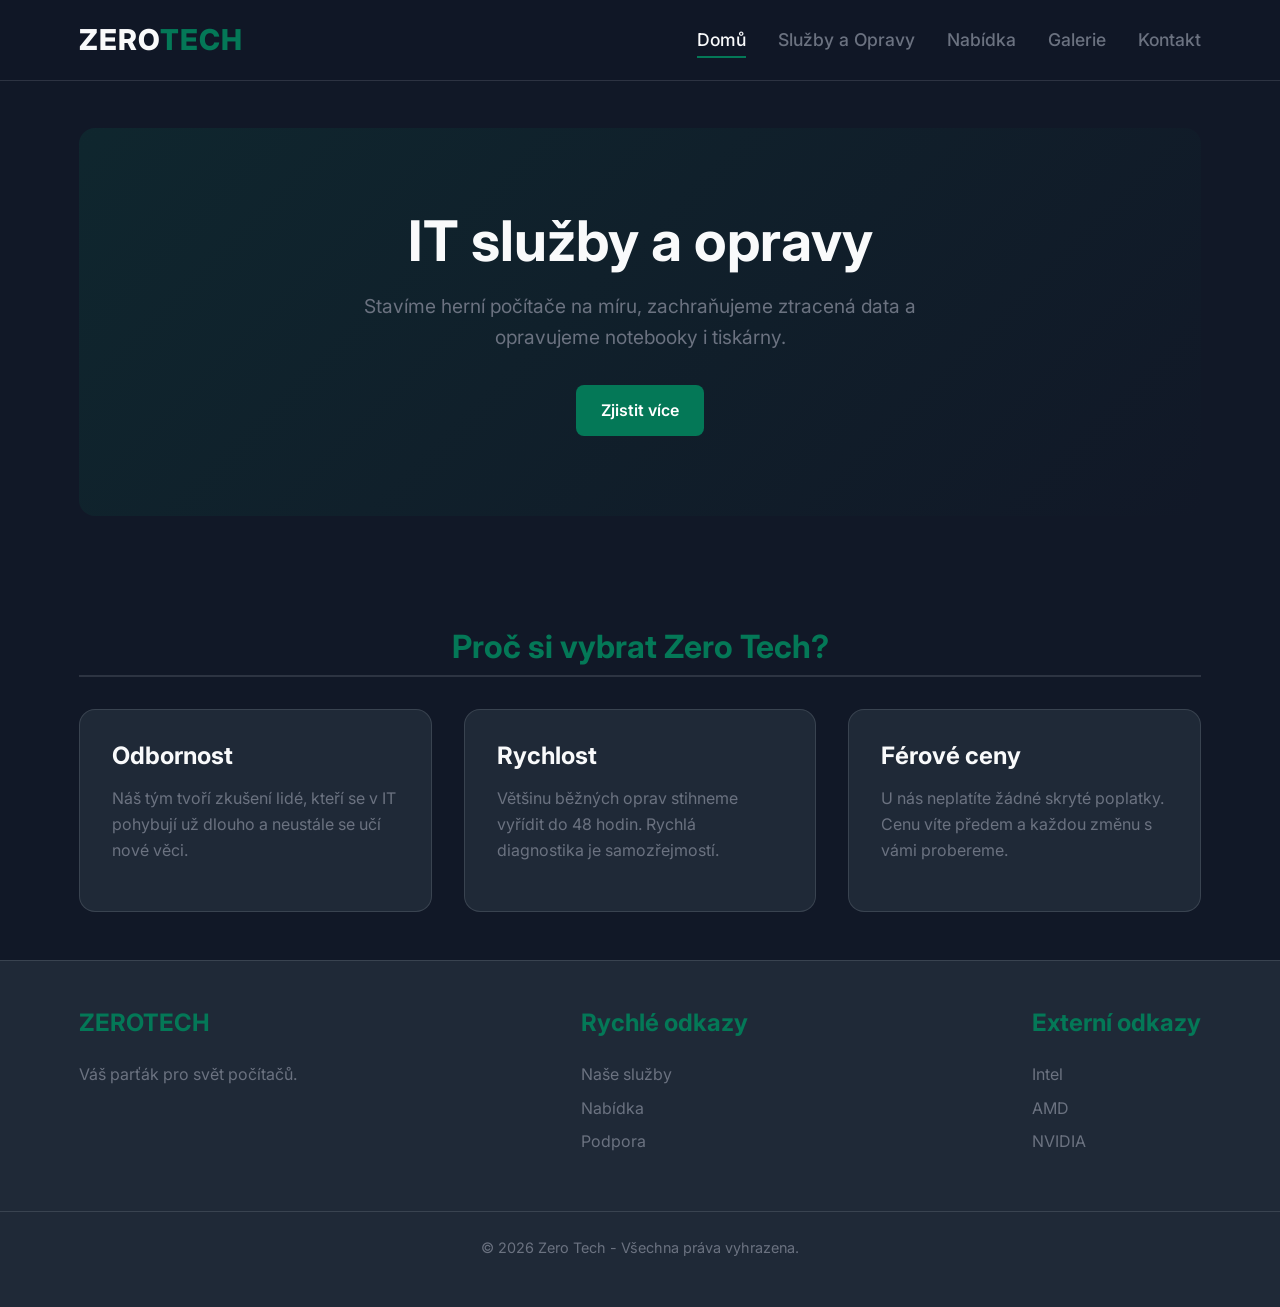
<file: index.html>
<!DOCTYPE html>
<html lang="cs">
<head>
    <meta charset="UTF-8">
    <meta name="viewport" content="width=device-width, initial-scale=1.0">
    <title>Zero Tech - Opravy a Prodej PC</title>
    <link rel="stylesheet" href="style.css">
    <link rel="preconnect" href="https://fonts.googleapis.com">
    <link rel="preconnect" href="https://fonts.gstatic.com" crossorigin>
    <link href="https://fonts.googleapis.com/css2?family=Inter:wght@400;500;600;700;800&display=swap" rel="stylesheet">
</head>
<body>

    <header>
        <div class="kontejner hlavicka-obsah">
            <div class="logo">ZERO<span>TECH</span></div>
            <nav>
                <ul>
                    <li><a href="index.html" class="aktivni">Domů</a></li>
                    <li><a href="services.html">Služby a Opravy</a></li>
                    <li><a href="products.html">Nabídka</a></li>
                    <li><a href="gallery.html">Galerie</a></li>
                    <li><a href="contact.html">Kontakt</a></li>
                </ul>
            </nav>
        </div>
    </header>

    <main>
        <section class="kontejner">
            <div class="uvod">
                <h1>IT služby a opravy</h1>
                <p>Stavíme herní počítače na míru, zachraňujeme ztracená data a opravujeme notebooky i tiskárny.</p>
                <a href="#o-nas" class="tlacitko">Zjistit více</a>
            </div>

            <div id="o-nas" style="padding-top: 4rem;">
                <h2 style="text-align:center; margin-bottom: 2rem;">Proč si vybrat Zero Tech?</h2>
                <div class="tri-sloupce">
                    <div class="karta">
                        <h3>Odbornost</h3>
                        <p>Náš tým tvoří zkušení lidé, kteří se v IT pohybují už dlouho a neustále se učí nové věci.</p>
                    </div>
                    <div class="karta">
                        <h3>Rychlost</h3>
                        <p>Většinu běžných oprav stihneme vyřídit do 48 hodin. Rychlá diagnostika je samozřejmostí.</p>
                    </div>
                    <div class="karta">
                        <h3>Férové ceny</h3>
                        <p>U nás neplatíte žádné skryté poplatky. Cenu víte předem a každou změnu s vámi probereme.</p>
                    </div>
                </div>
            </div>
        </section>
    </main>

    <footer>
        <div class="kontejner obsah-paticky">
            <div class="sloupec-paticky">
                <h3>ZERO<span>TECH</span></h3>
                <p>Váš parťák pro svět počítačů.</p>
            </div>
            <div class="sloupec-paticky">
                <h3>Rychlé odkazy</h3>
                <ul>
                    <li><a href="services.html">Naše služby</a></li>
                    <li><a href="products.html">Nabídka</a></li>
                    <li><a href="contact.html">Podpora</a></li>
                </ul>
            </div>
            <div class="sloupec-paticky">
                <h3>Externí odkazy</h3>
                <ul>
                    <li><a href="https://www.intel.com" target="_blank" rel="noopener noreferrer">Intel</a></li>
                    <li><a href="https://www.amd.com" target="_blank" rel="noopener noreferrer">AMD</a></li>
                    <li><a href="https://www.nvidia.com" target="_blank" rel="noopener noreferrer">NVIDIA</a></li>
                </ul>
            </div>
        </div>
        <div class="copyright">
            &copy; 2026 Zero Tech - Všechna práva vyhrazena.
        </div>
    </footer>

</body>
</html>
</file>
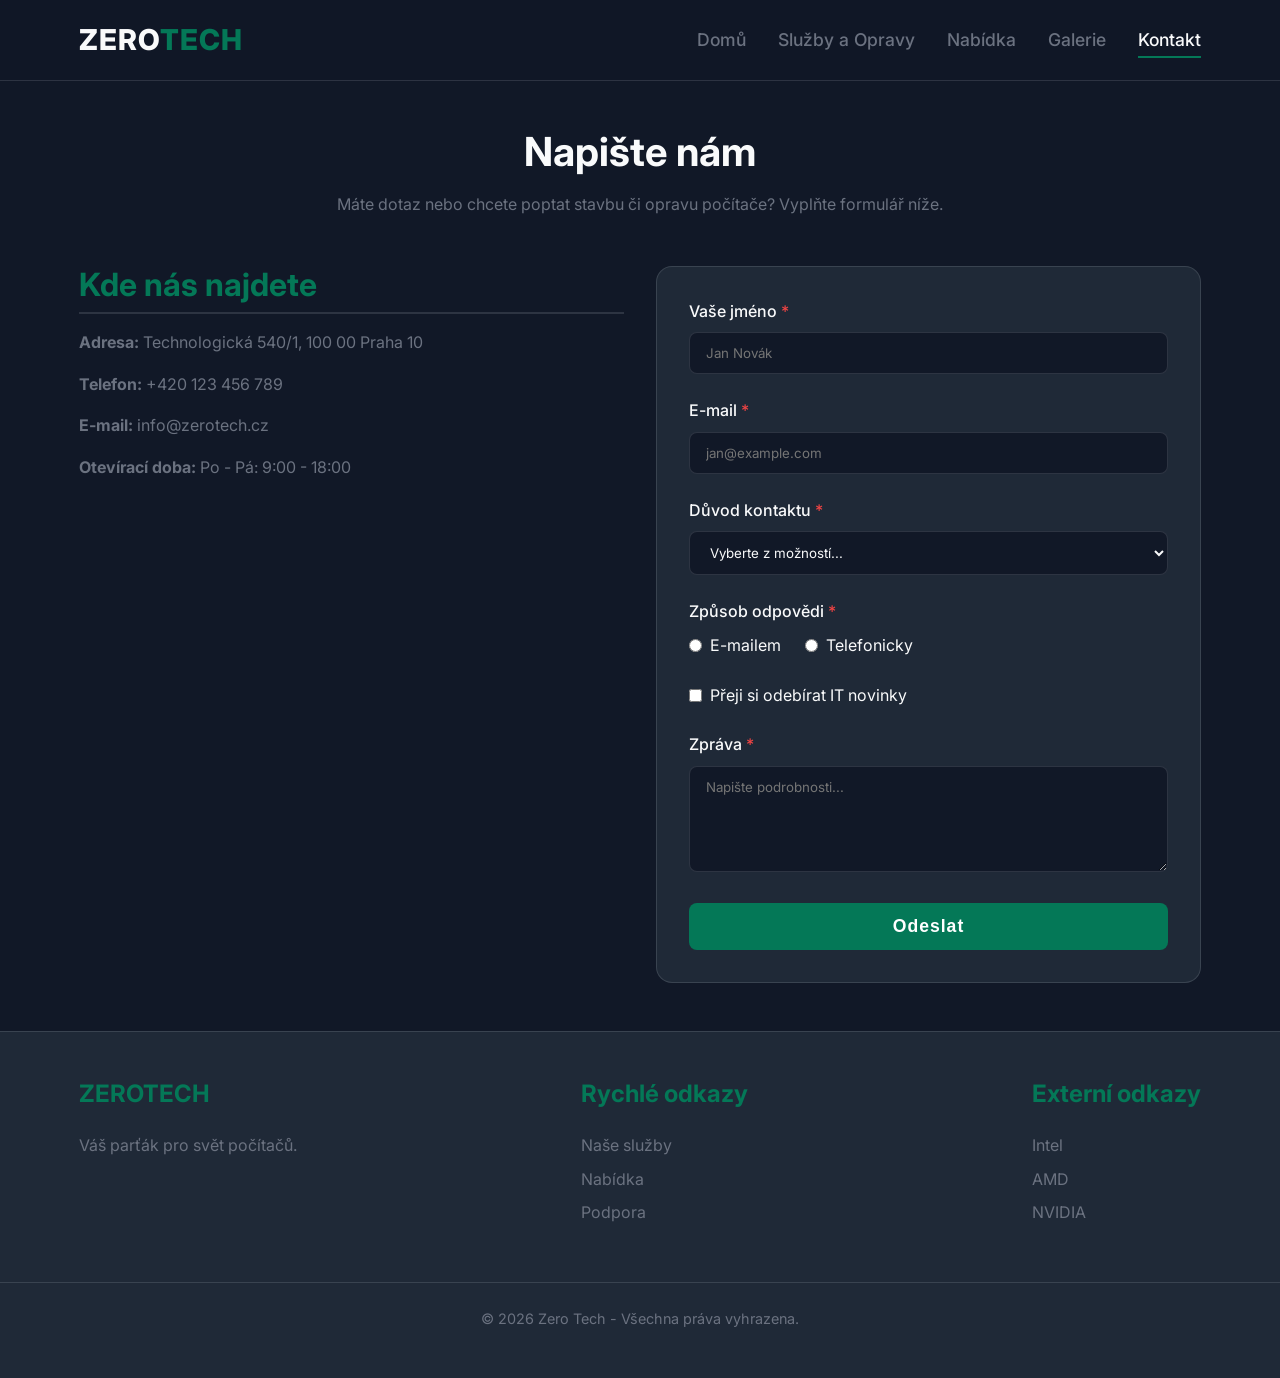
<file: contact.html>
<!DOCTYPE html>
<html lang="cs">
<head>
    <meta charset="UTF-8">
    <meta name="viewport" content="width=device-width, initial-scale=1.0">
    <title>Kontakt - Zero Tech</title>
    <link rel="stylesheet" href="style.css">
    <link href="https://fonts.googleapis.com/css2?family=Inter:wght@400;500;600;700&display=swap" rel="stylesheet">
</head>
<body>

    <header>
        <div class="kontejner hlavicka-obsah">
            <div class="logo">ZERO<span>TECH</span></div>
            <nav>
                <ul>
                    <li><a href="index.html">Domů</a></li>
                    <li><a href="services.html">Služby a Opravy</a></li>
                    <li><a href="products.html">Nabídka</a></li>
                    <li><a href="gallery.html">Galerie</a></li>
                    <li><a href="contact.html" class="aktivni">Kontakt</a></li>
                </ul>
            </nav>
        </div>
    </header>

    <main>
        <section class="kontejner">
            <div style="text-align: center; margin-bottom: 3rem;">
                <h1>Napište nám</h1>
                <p>Máte dotaz nebo chcete poptat stavbu či opravu počítače? Vyplňte formulář níže.</p>
            </div>

            <div class="dva-sloupce">
                <div>
                    <h2>Kde nás najdete</h2>
                    <p><strong>Adresa:</strong> Technologická 540/1, 100 00 Praha 10</p>
                    <p><strong>Telefon:</strong> +420 123 456 789</p>
                    <p><strong>E-mail:</strong> info@zerotech.cz</p>
                    <p><strong>Otevírací doba:</strong> Po - Pá: 9:00 - 18:00</p>

                </div>

                <div class="karta">
                    <form id="contactForm" action="#" method="POST">
                        <div class="polozka-formulare">
                            <label for="name" class="povinne">Vaše jméno</label>
                            <input type="text" id="name" name="jmeno" placeholder="Jan Novák" required minlength="3">
                        </div>

                        <div class="polozka-formulare">
                            <label for="email" class="povinne">E-mail</label>
                            <input type="email" id="email" name="email" placeholder="jan@example.com" required>
                        </div>

                        <div class="polozka-formulare">
                            <label for="reason" class="povinne">Důvod kontaktu</label>
                            <select id="reason" name="duvod" required>
                                <option value="" disabled selected>Vyberte z možností...</option>
                                <option value="repair">Poptávka opravy / Servis</option>
                                <option value="data">Záchrana dat</option>
                                <option value="build">Stavba PC na míru</option>
                                <option value="other">Jiný dotaz</option>
                            </select>
                        </div>

                        <div class="polozka-formulare">
                            <label class="povinne">Způsob odpovědi</label>
                            <div class="skupina-radio">
                                <label><input type="radio" name="odpoved" value="email" required> E-mailem</label>
                                <label><input type="radio" name="odpoved" value="telefon" required> Telefonicky</label>
                            </div>
                        </div>

                        <div class="polozka-formulare">
                            <div class="skupina-checkbox">
                                <label><input type="checkbox" name="newsletter" value="ano"> Přeji si odebírat IT novinky</label>
                            </div>
                        </div>

                        <div class="polozka-formulare">
                            <label for="message" class="povinne">Zpráva</label>
                            <textarea id="message" name="zprava" rows="5" placeholder="Napište podrobnosti..." required></textarea>
                        </div>

                        <button type="submit" class="tlacitko">Odeslat</button>
                    </form>
                </div>
            </div>
        </section>
    </main>

    <footer>
        <div class="kontejner obsah-paticky">
            <div class="sloupec-paticky">
                <h3>ZERO<span>TECH</span></h3>
                <p>Váš parťák pro svět počítačů.</p>
            </div>
            <div class="sloupec-paticky">
                <h3>Rychlé odkazy</h3>
                <ul>
                    <li><a href="services.html">Naše služby</a></li>
                    <li><a href="products.html">Nabídka</a></li>
                    <li><a href="contact.html">Podpora</a></li>
                </ul>
            </div>
            <div class="sloupec-paticky">
                <h3>Externí odkazy</h3>
                <ul>
                    <li><a href="https://www.intel.com" target="_blank" rel="noopener noreferrer">Intel</a></li>
                    <li><a href="https://www.amd.com" target="_blank" rel="noopener noreferrer">AMD</a></li>
                    <li><a href="https://www.nvidia.com" target="_blank" rel="noopener noreferrer">NVIDIA</a></li>
                </ul>
            </div>
        </div>
        <div class="copyright">
            &copy; 2026 Zero Tech - Všechna práva vyhrazena.
        </div>
    </footer>

</body>
</html>
</file>
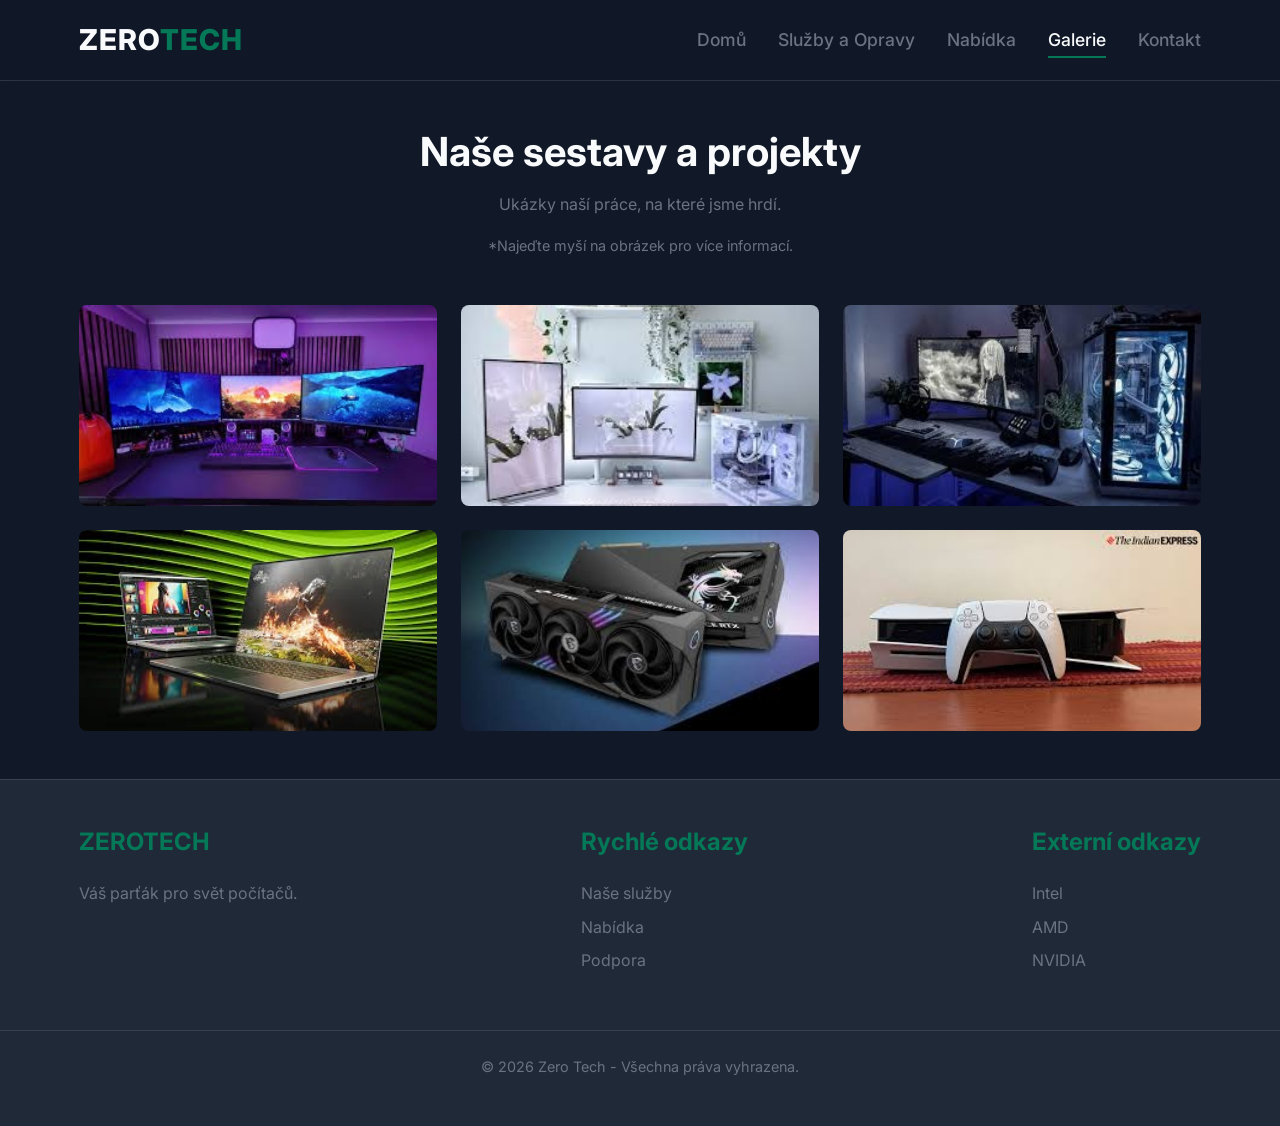
<file: gallery.html>
<!DOCTYPE html>
<html lang="cs">
<head>
    <meta charset="UTF-8">
    <meta name="viewport" content="width=device-width, initial-scale=1.0">
    <title>Galerie - Zero Tech</title>
    <link rel="stylesheet" href="style.css">
    <link href="https://fonts.googleapis.com/css2?family=Inter:wght@400;500;600;700&display=swap" rel="stylesheet">
</head>
<body>

    <header>
        <div class="kontejner hlavicka-obsah">
            <div class="logo">ZERO<span>TECH</span></div>
            <nav>
                <ul>
                    <li><a href="index.html">Domů</a></li>
                    <li><a href="services.html">Služby a Opravy</a></li>
                    <li><a href="products.html">Nabídka</a></li>
                    <li><a href="gallery.html" class="aktivni">Galerie</a></li>
                    <li><a href="contact.html">Kontakt</a></li>
                </ul>
            </nav>
        </div>
    </header>

    <main>
        <section class="kontejner">
            <div style="text-align: center; margin-bottom: 3rem;">
                <h1>Naše sestavy a projekty</h1>
                <p>Ukázky naší práce, na které jsme hrdí.</p>
                <p style="font-size: 0.9rem; color: #6B7280;">*Najeďte myší na obrázek pro více informací.</p>
            </div>

            <div class="tri-sloupce" style="gap: 1.5rem;">
                <div class="polozka-galerie">
                    <img src="img/herni-setup.jpg" alt="Herní koutek se třemi monitory">
                    <div class="popisek-galerie">
                        <h3 style="color:#fff; margin-bottom: 0.5rem;">Herní koutek na míru</h3>
                        <p style="color:#e2e8f0; font-size:0.9rem; margin:0;">Kompletní návrh a stavba herního doupěte se třemi monitory a LED osvětlením.</p>
                    </div>
                </div>

                <div class="polozka-galerie">
                    <img src="img/bily-setup.jpg" alt="Bílá počítačová sestava">
                    <div class="popisek-galerie">
                        <h3 style="color:#fff; margin-bottom: 0.5rem;">Čistý bílý setup</h3>
                        <p style="color:#e2e8f0; font-size:0.9rem; margin:0;">Bílá počítačová sestava s elegantním stolem a doplňky pro čistý pracovní vzhled.</p>
                    </div>
                </div>

                <div class="polozka-galerie">
                    <img src="img/tmavy-setup.jpg" alt="Počítačová sestava s anime motivem">
                    <div class="popisek-galerie">
                        <h3 style="color:#fff; margin-bottom: 0.5rem;">Temný herní koutek</h3>
                        <p style="color:#e2e8f0; font-size:0.9rem; margin:0;">Stylová sestava s širokoúhlým monitorem a herním počítačem s podsvícením.</p>
                    </div>
                </div>

                <div class="polozka-galerie">
                    <img src="img/notebook.jpg" alt="Oprava a servis notebooku">
                    <div class="popisek-galerie">
                        <h3 style="color:#fff; margin-bottom: 0.5rem;">Servis herních notebooků</h3>
                        <p style="color:#e2e8f0; font-size:0.9rem; margin:0;">Profesionální čištění chlazení a přepastování procesoru pro snížení teplot.</p>
                    </div>
                </div>

                <div class="polozka-galerie">
                    <img src="img/grafika.jpg" alt="Nová grafická karta MSI">
                    <div class="popisek-galerie">
                        <h3 style="color:#fff; margin-bottom: 0.5rem;">Výměna grafických karet</h3>
                        <p style="color:#e2e8f0; font-size:0.9rem; margin:0;">Instalace a stress-testing výkonných grafických karet pro plynulý gaming.</p>
                    </div>
                </div>

                <div class="polozka-galerie">
                    <img src="img/images.jpg" alt="Konzole PlayStation 5 s DualSense ovladačem">
                    <div class="popisek-galerie">
                        <h3 style="color:#fff; margin-bottom: 0.5rem;">Servis a čištění konzolí</h3>
                        <p style="color:#e2e8f0; font-size:0.9rem; margin:0;">Kompletní čištění PlayStation a Xbox od prachu a přepastování pro tichý a spolehlivý chod.</p>
                    </div>
                </div>
            </div>

        </section>
    </main>

    <footer>
        <div class="kontejner obsah-paticky">
            <div class="sloupec-paticky">
                <h3>ZERO<span>TECH</span></h3>
                <p>Váš parťák pro svět počítačů.</p>
            </div>
            <div class="sloupec-paticky">
                <h3>Rychlé odkazy</h3>
                <ul>
                    <li><a href="services.html">Naše služby</a></li>
                    <li><a href="products.html">Nabídka</a></li>
                    <li><a href="contact.html">Podpora</a></li>
                </ul>
            </div>
            <div class="sloupec-paticky">
                <h3>Externí odkazy</h3>
                <ul>
                    <li><a href="https://www.intel.com" target="_blank" rel="noopener noreferrer">Intel</a></li>
                    <li><a href="https://www.amd.com" target="_blank" rel="noopener noreferrer">AMD</a></li>
                    <li><a href="https://www.nvidia.com" target="_blank" rel="noopener noreferrer">NVIDIA</a></li>
                </ul>
            </div>
        </div>
        <div class="copyright">
            &copy; 2026 Zero Tech - Všechna práva vyhrazena.
        </div>
    </footer>

</body>
</html>
</file>
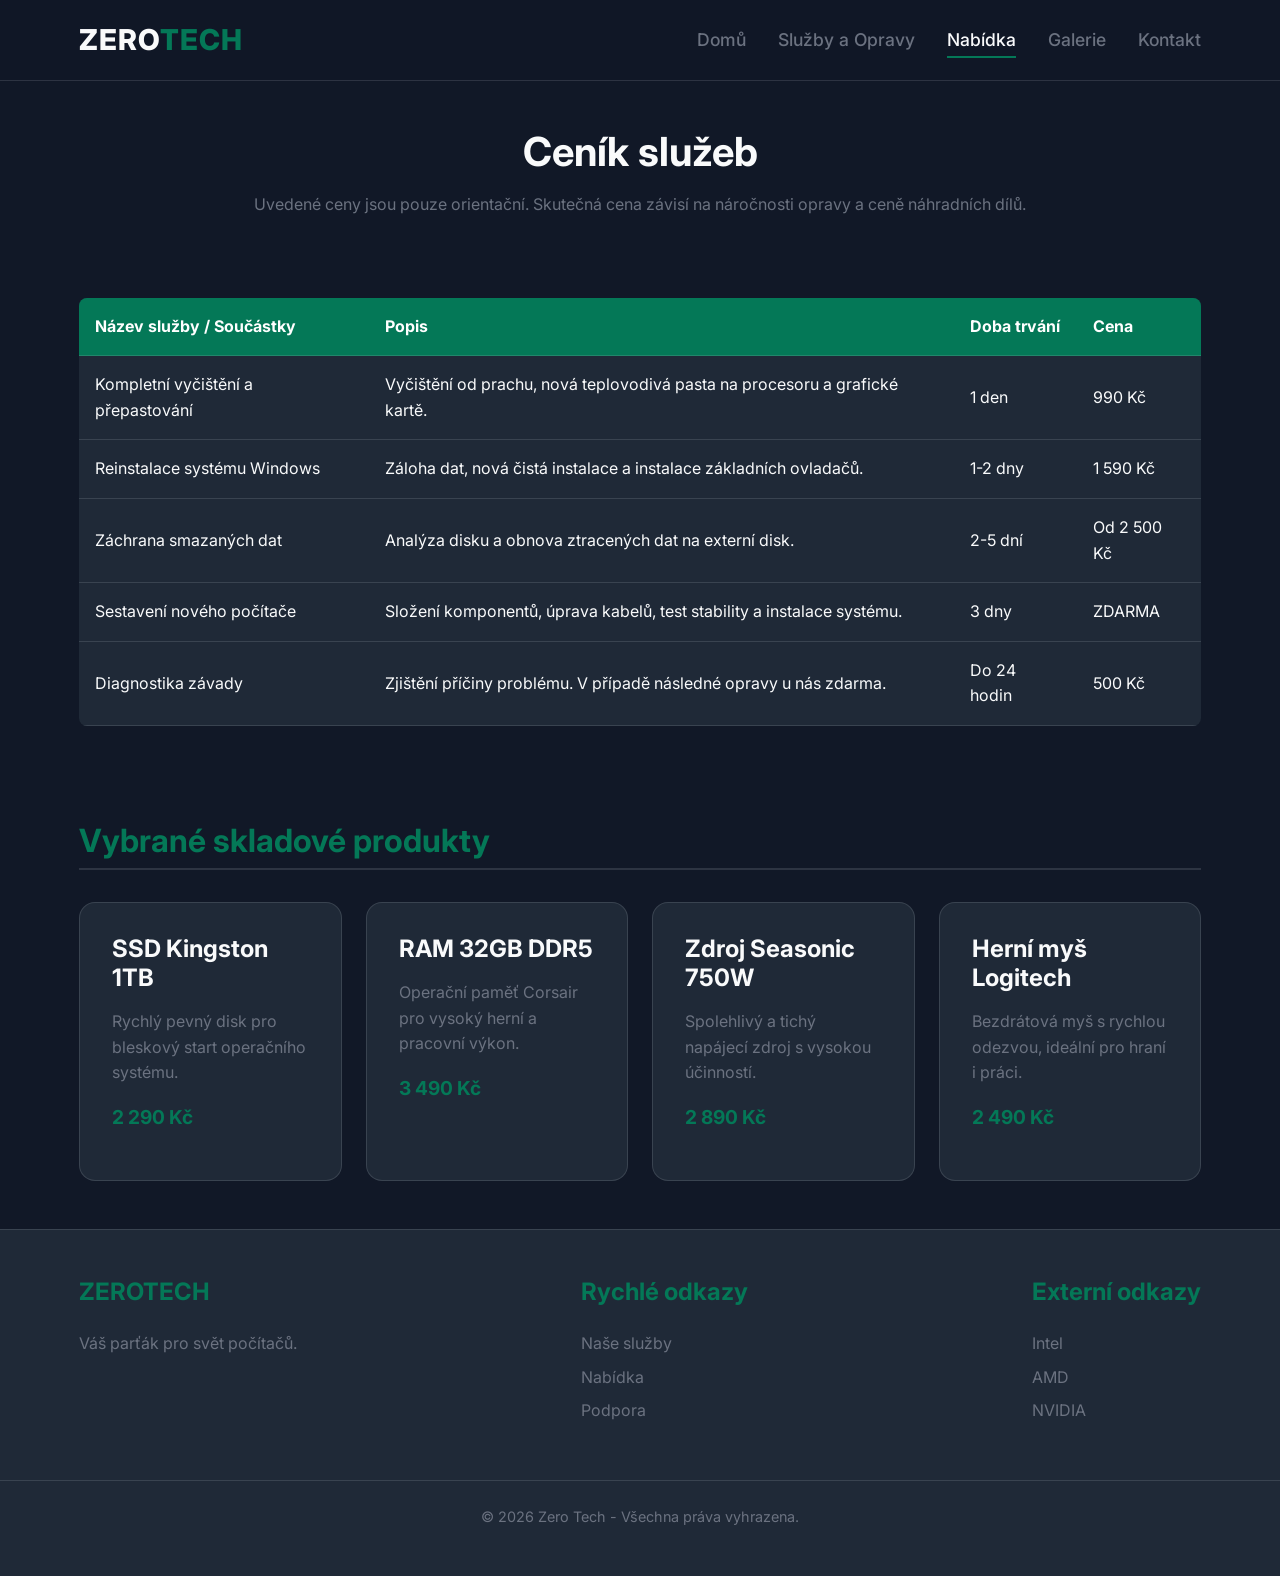
<file: products.html>
<!DOCTYPE html>
<html lang="cs">
<head>
    <meta charset="UTF-8">
    <meta name="viewport" content="width=device-width, initial-scale=1.0">
    <title>Nabídka a Ceník - Zero Tech</title>
    <link rel="stylesheet" href="style.css">
    <link href="https://fonts.googleapis.com/css2?family=Inter:wght@400;500;600;700&display=swap" rel="stylesheet">
</head>
<body>

    <header>
        <div class="kontejner hlavicka-obsah">
            <div class="logo">ZERO<span>TECH</span></div>
            <nav>
                <ul>
                    <li><a href="index.html">Domů</a></li>
                    <li><a href="services.html">Služby a Opravy</a></li>
                    <li><a href="products.html" class="aktivni">Nabídka</a></li>
                    <li><a href="gallery.html">Galerie</a></li>
                    <li><a href="contact.html">Kontakt</a></li>
                </ul>
            </nav>
        </div>
    </header>

    <main>
        <section class="kontejner">
            <div style="text-align: center; margin-bottom: 3rem;">
                <h1>Ceník služeb</h1>
                <p>Uvedené ceny jsou pouze orientační. Skutečná cena závisí na náročnosti opravy a ceně náhradních dílů.</p>
            </div>

            <div style="overflow-x: auto;">
                <table>
                    <thead>
                        <tr>
                            <th>Název služby / Součástky</th>
                            <th>Popis</th>
                            <th>Doba trvání</th>
                            <th>Cena</th>
                        </tr>
                    </thead>
                    <tbody>
                        <tr>
                            <td>Kompletní vyčištění a přepastování</td>
                            <td>Vyčištění od prachu, nová teplovodivá pasta na procesoru a grafické kartě.</td>
                            <td>1 den</td>
                            <td>990 Kč</td>
                        </tr>
                        <tr>
                            <td>Reinstalace systému Windows</td>
                            <td>Záloha dat, nová čistá instalace a instalace základních ovladačů.</td>
                            <td>1-2 dny</td>
                            <td>1 590 Kč</td>
                        </tr>
                        <tr>
                            <td>Záchrana smazaných dat</td>
                            <td>Analýza disku a obnova ztracených dat na externí disk.</td>
                            <td>2-5 dní</td>
                            <td>Od 2 500 Kč</td>
                        </tr>
                        <tr>
                            <td>Sestavení nového počítače</td>
                            <td>Složení komponentů, úprava kabelů, test stability a instalace systému.</td>
                            <td>3 dny</td>
                            <td>ZDARMA</td>
                        </tr>
                        <tr>
                            <td>Diagnostika závady</td>
                            <td>Zjištění příčiny problému. V případě následné opravy u nás zdarma.</td>
                            <td>Do 24 hodin</td>
                            <td>500 Kč</td>
                        </tr>
                    </tbody>
                </table>
            </div>
            
            <h2 style="margin-top: 4rem; margin-bottom: 2rem;">Vybrané skladové produkty</h2>
            <div class="ctyri-sloupce">
                <div class="karta">
                    <h3>SSD Kingston 1TB</h3>
                    <p>Rychlý pevný disk pro bleskový start operačního systému.</p>
                    <p style="color: #047857; font-weight: bold; font-size: 1.2rem;">2 290 Kč</p>
                </div>
                <div class="karta">
                    <h3>RAM 32GB DDR5</h3>
                    <p>Operační paměť Corsair pro vysoký herní a pracovní výkon.</p>
                    <p style="color: #047857; font-weight: bold; font-size: 1.2rem;">3 490 Kč</p>
                </div>
                <div class="karta">
                    <h3>Zdroj Seasonic 750W</h3>
                    <p>Spolehlivý a tichý napájecí zdroj s vysokou účinností.</p>
                    <p style="color: #047857; font-weight: bold; font-size: 1.2rem;">2 890 Kč</p>
                </div>
                <div class="karta">
                    <h3>Herní myš Logitech</h3>
                    <p>Bezdrátová myš s rychlou odezvou, ideální pro hraní i práci.</p>
                    <p style="color: #047857; font-weight: bold; font-size: 1.2rem;">2 490 Kč</p>
                </div>
            </div>
        </section>
    </main>

    <footer>
        <div class="kontejner obsah-paticky">
            <div class="sloupec-paticky">
                <h3>ZERO<span>TECH</span></h3>
                <p>Váš parťák pro svět počítačů.</p>
            </div>
            <div class="sloupec-paticky">
                <h3>Rychlé odkazy</h3>
                <ul>
                    <li><a href="services.html">Naše služby</a></li>
                    <li><a href="products.html">Nabídka</a></li>
                    <li><a href="contact.html">Podpora</a></li>
                </ul>
            </div>
            <div class="sloupec-paticky">
                <h3>Externí odkazy</h3>
                <ul>
                    <li><a href="https://www.intel.com" target="_blank" rel="noopener noreferrer">Intel</a></li>
                    <li><a href="https://www.amd.com" target="_blank" rel="noopener noreferrer">AMD</a></li>
                    <li><a href="https://www.nvidia.com" target="_blank" rel="noopener noreferrer">NVIDIA</a></li>
                </ul>
            </div>
        </div>
        <div class="copyright">
            &copy; 2026 Zero Tech - Všechna práva vyhrazena.
        </div>
    </footer>

</body>
</html>
</file>
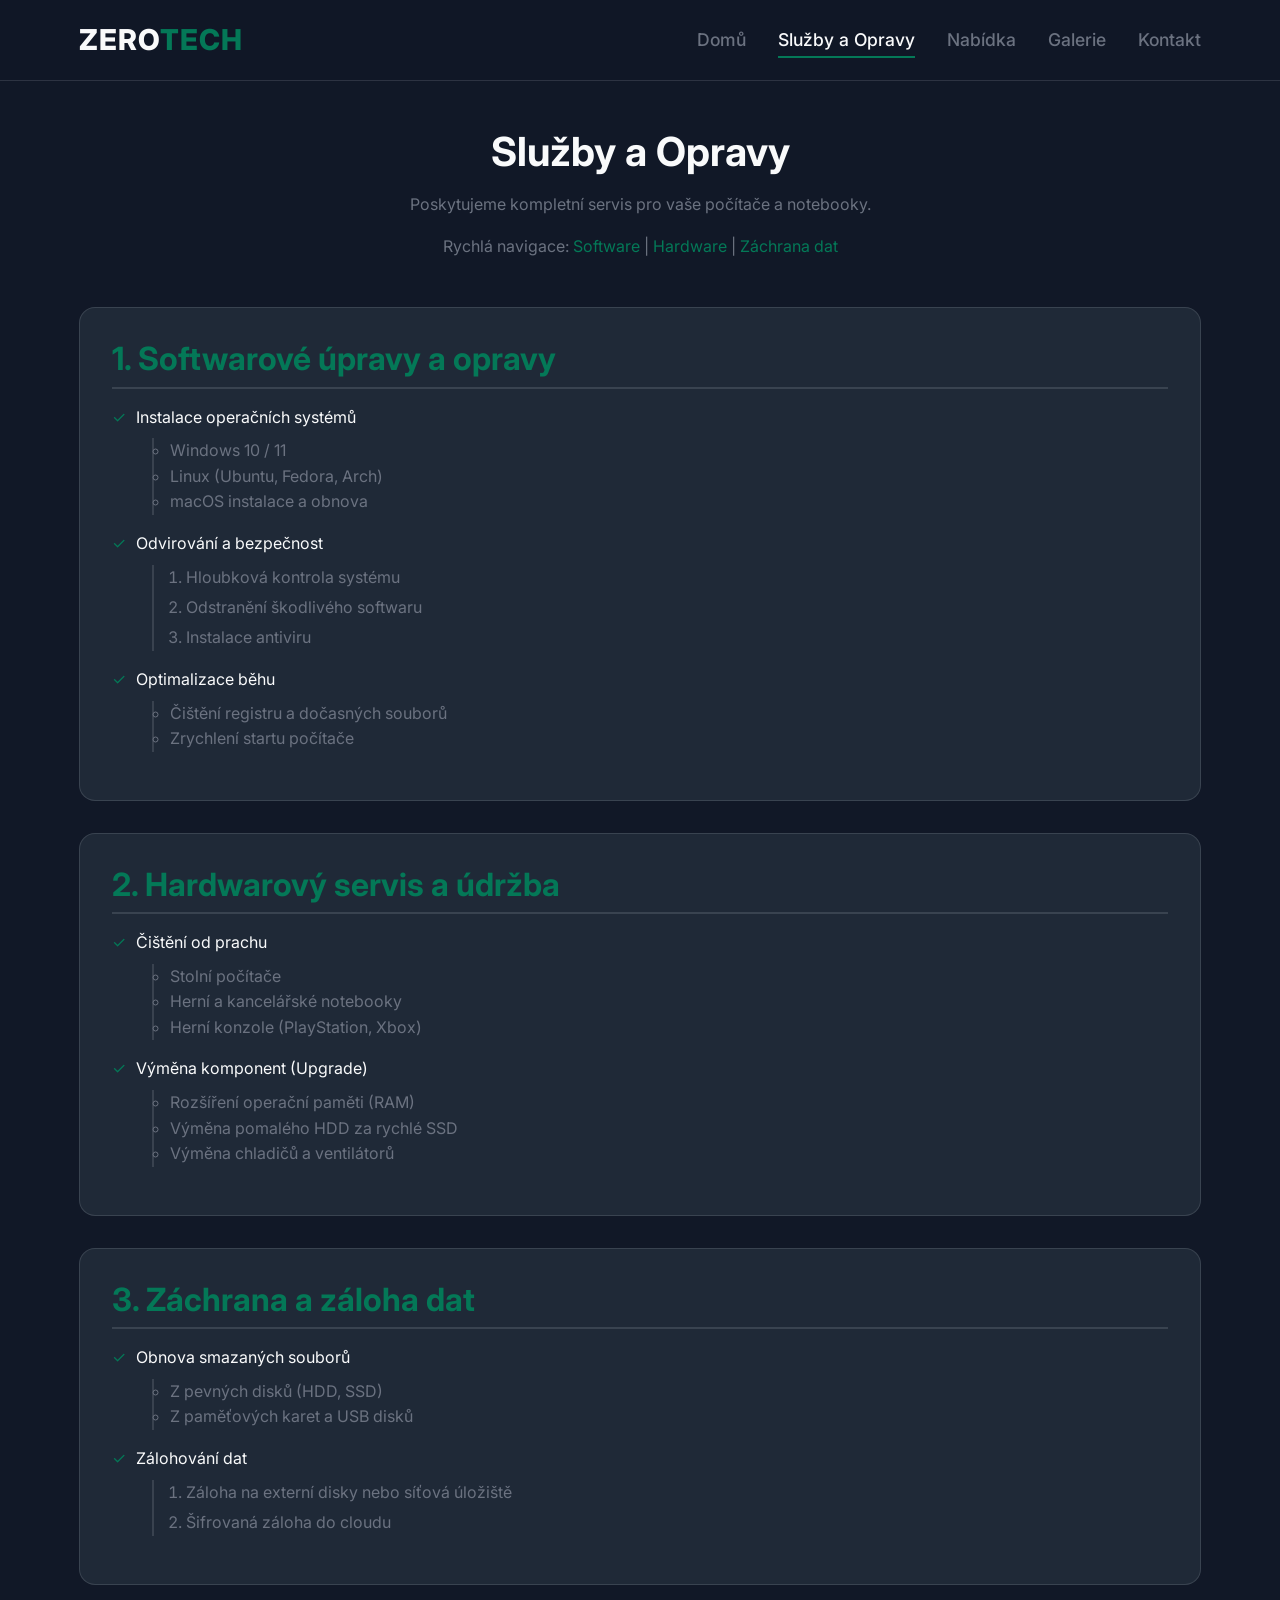
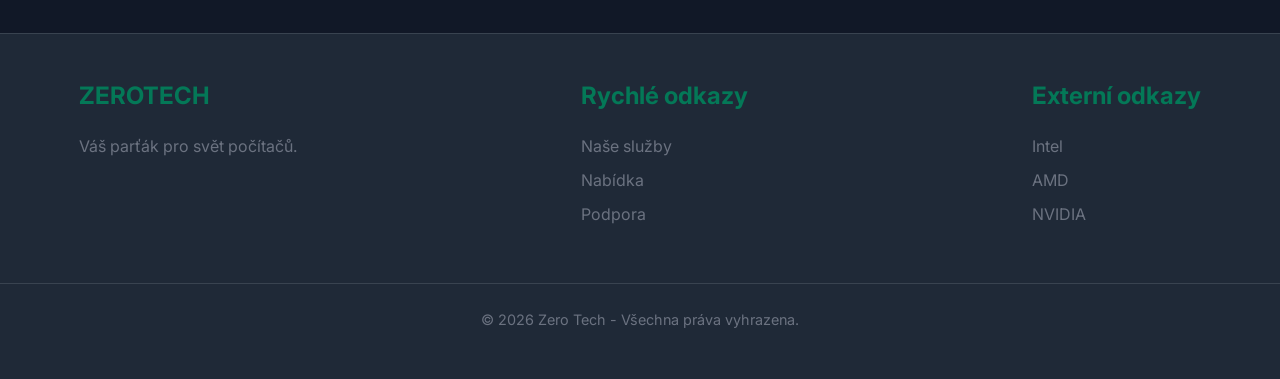
<file: services.html>
<!DOCTYPE html>
<html lang="cs">
<head>
    <meta charset="UTF-8">
    <meta name="viewport" content="width=device-width, initial-scale=1.0">
    <title>Služby a Opravy - Zero Tech</title>
    <link rel="stylesheet" href="style.css">
    <link href="https://fonts.googleapis.com/css2?family=Inter:wght@400;500;600;700&display=swap" rel="stylesheet">
</head>
<body>

    <header>
        <div class="kontejner hlavicka-obsah">
            <div class="logo">ZERO<span>TECH</span></div>
            <nav>
                <ul>
                    <li><a href="index.html">Domů</a></li>
                    <li><a href="services.html" class="aktivni">Služby a Opravy</a></li>
                    <li><a href="products.html">Nabídka</a></li>
                    <li><a href="gallery.html">Galerie</a></li>
                    <li><a href="contact.html">Kontakt</a></li>
                </ul>
            </nav>
        </div>
    </header>

    <main>
        <section class="kontejner">
            <div style="text-align: center; margin-bottom: 3rem;">
                <h1>Služby a Opravy</h1>
                <p>Poskytujeme kompletní servis pro vaše počítače a notebooky.</p>
                <p>Rychlá navigace: 
                    <a href="#sw">Software</a> | 
                    <a href="#hw">Hardware</a> | 
                    <a href="#data">Záchrana dat</a>
                </p>
            </div>

            <div id="sw" class="karta" style="margin-bottom: 2rem;">
                <h2>1. Softwarové úpravy a opravy</h2>
                <ul class="vnoreny-seznam">
                    <li>Instalace operačních systémů
                        <ul>
                            <li>Windows 10 / 11</li>
                            <li>Linux (Ubuntu, Fedora, Arch)</li>
                            <li>macOS instalace a obnova</li>
                        </ul>
                    </li>
                    <li>Odvirování a bezpečnost
                        <ol>
                            <li>Hloubková kontrola systému</li>
                            <li>Odstranění škodlivého softwaru</li>
                            <li>Instalace antiviru</li>
                        </ol>
                    </li>
                    <li>Optimalizace běhu
                        <ul>
                            <li>Čištění registru a dočasných souborů</li>
                            <li>Zrychlení startu počítače</li>
                        </ul>
                    </li>
                </ul>
            </div>

            <div id="hw" class="karta" style="margin-bottom: 2rem;">
                <h2>2. Hardwarový servis a údržba</h2>
                <ul class="vnoreny-seznam">
                    <li>Čištění od prachu
                        <ul>
                            <li>Stolní počítače</li>
                            <li>Herní a kancelářské notebooky</li>
                            <li>Herní konzole (PlayStation, Xbox)</li>
                        </ul>
                    </li>
                    <li>Výměna komponent (Upgrade)
                        <ul>
                            <li>Rozšíření operační paměti (RAM)</li>
                            <li>Výměna pomalého HDD za rychlé SSD</li>
                            <li>Výměna chladičů a ventilátorů</li>
                        </ul>
                    </li>
                </ul>
            </div>

            <div id="data" class="karta">
                <h2>3. Záchrana a záloha dat</h2>
                <ul class="vnoreny-seznam">
                    <li>Obnova smazaných souborů
                        <ul>
                            <li>Z pevných disků (HDD, SSD)</li>
                            <li>Z paměťových karet a USB disků</li>
                        </ul>
                    </li>
                    <li>Zálohování dat
                        <ol>
                            <li>Záloha na externí disky nebo síťová úložiště</li>
                            <li>Šifrovaná záloha do cloudu</li>
                        </ol>
                    </li>
                </ul>
            </div>

        </section>
    </main>

    <footer>
        <div class="kontejner obsah-paticky">
            <div class="sloupec-paticky">
                <h3>ZERO<span>TECH</span></h3>
                <p>Váš parťák pro svět počítačů.</p>
            </div>
            <div class="sloupec-paticky">
                <h3>Rychlé odkazy</h3>
                <ul>
                    <li><a href="services.html">Naše služby</a></li>
                    <li><a href="products.html">Nabídka</a></li>
                    <li><a href="contact.html">Podpora</a></li>
                </ul>
            </div>
            <div class="sloupec-paticky">
                <h3>Externí odkazy</h3>
                <ul>
                    <li><a href="https://www.intel.com" target="_blank" rel="noopener noreferrer">Intel</a></li>
                    <li><a href="https://www.amd.com" target="_blank" rel="noopener noreferrer">AMD</a></li>
                    <li><a href="https://www.nvidia.com" target="_blank" rel="noopener noreferrer">NVIDIA</a></li>
                </ul>
            </div>
        </div>
        <div class="copyright">
            &copy; 2026 Zero Tech - Všechna práva vyhrazena.
        </div>
    </footer>

</body>
</html>
</file>
<file: style.css>
* {
  margin: 0;
  padding: 0;
  box-sizing: border-box;
}

html {
  scroll-behavior: smooth;
}

body {
  font-family: 'Inter', system-ui, -apple-system, sans-serif;
  background-color: #111827;
  color: #F9FAFB;
  line-height: 1.6;
  min-height: 100vh;
  display: flex;
  flex-direction: column;
}

a {
  color: #047857;
  text-decoration: none;
  transition: color 0.3s;
}

a:hover {
  color: #059669;
}

img {
  max-width: 100%;
  height: auto;
  display: block;
}

h1, h2, h3, h4, h5, h6 {
  font-weight: 700;
  line-height: 1.2;
  margin-bottom: 1rem;
}

h1 {
  font-size: 2.5rem;
}

h2 {
  font-size: 2rem;
  color: #047857;
  border-bottom: 2px solid rgba(209, 213, 219, 0.15);
  padding-bottom: 0.5rem;
}

h3 {
  font-size: 1.5rem;
}

p {
  margin-bottom: 1rem;
  color: #6B7280;
}

.kontejner {
  width: 90%;
  max-width: 1200px;
  margin: 0 auto;
  padding: 0 15px;
}

header {
  background-color: rgba(17, 24, 39, 0.9);
  backdrop-filter: blur(10px);
  position: fixed;
  top: 0;
  width: 100%;
  z-index: 1000;
  border-bottom: 1px solid rgba(209, 213, 219, 0.15);
}

.hlavicka-obsah {
  display: flex;
  justify-content: space-between;
  align-items: center;
  height: 80px;
}

.logo {
  font-size: 1.8rem;
  font-weight: 800;
  color: #F9FAFB;
  letter-spacing: 1px;
}

.logo span {
  color: #047857;
}

nav ul {
  list-style: none;
  display: flex;
  gap: 2rem;
}

nav a {
  color: #6B7280;
  font-weight: 500;
  font-size: 1.1rem;
  padding: 0.5rem 0;
  position: relative;
}

nav a::after {
  content: '';
  position: absolute;
  width: 0;
  height: 2px;
  bottom: 0;
  left: 0;
  background-color: #047857;
  transition: width 0.3s;
}

nav a:hover::after,
nav a.aktivni::after {
  width: 100%;
}

nav a:hover,
nav a.aktivni {
  color: #F9FAFB;
}

main {
  flex: 1;
  margin-top: 80px;
  padding: 3rem 0;
}

.uvod {
  text-align: center;
  padding: 5rem 0;
  background: linear-gradient(135deg, rgba(4, 120, 87, 0.15) 0%, #111827 100%);
  border-radius: 1rem;
  margin-bottom: 3rem;
  position: relative;
  overflow: hidden;
}

.uvod h1 {
  font-size: 3.5rem;
  margin-bottom: 1rem;
}

.uvod p {
  font-size: 1.2rem;
  max-width: 600px;
  margin: 0 auto 2rem;
}

.tlacitko {
  display: inline-block;
  padding: 0.75rem 1.5rem;
  background-color: #047857;
  color: #fff;
  border-radius: 0.5rem;
  font-weight: 600;
  transition: all 0.3s;
  border: 1px solid transparent;
}

.tlacitko:hover {
  background-color: transparent;
  color: #047857;
  border-color: #047857;
  box-shadow: 0 0 15px rgba(4, 120, 87, 0.5);
}

.dva-sloupce {
  display: grid;
  grid-template-columns: 1fr 1fr;
  gap: 2rem;
}

.tri-sloupce {
  display: grid;
  grid-template-columns: repeat(3, 1fr);
  gap: 2rem;
}

.ctyri-sloupce {
  display: grid;
  grid-template-columns: repeat(auto-fit, minmax(250px, 1fr));
  gap: 1.5rem;
}

.karta {
  background-color: #1F2937;
  border-radius: 1rem;
  padding: 2rem;
  border: 1px solid rgba(209, 213, 219, 0.15);
  transition: transform 0.3s, box-shadow 0.3s;
}

.karta:hover {
  transform: translateY(-5px);
  box-shadow: 0 10px 25px rgba(0, 0, 0, 0.5);
  border-color: #047857;
}

.vnoreny-seznam {
  list-style: none;
  padding-left: 0;
}

.vnoreny-seznam > li {
  margin-bottom: 1rem;
  padding-left: 1.5rem;
  position: relative;
}

.vnoreny-seznam > li::before {
  content: '✓';
  position: absolute;
  left: 0;
  color: #047857;
}

.vnoreny-seznam ul, .vnoreny-seznam ol {
  margin-top: 0.5rem;
  margin-left: 1rem;
  padding-left: 1rem;
  color: #6B7280;
  border-left: 2px solid rgba(209, 213, 219, 0.15);
}

.vnoreny-seznam ol {
  list-style-type: decimal;
  padding-left: 2rem;
}

.vnoreny-seznam ol li {
  margin-bottom: 0.3rem;
}

table {
  width: 100%;
  border-collapse: collapse;
  margin: 2rem 0;
  background-color: #1F2937;
  border-radius: 0.5rem;
  overflow: hidden;
}

thead {
  background-color: #047857;
  color: #fff;
}

th, td {
  padding: 1rem;
  text-align: left;
  border-bottom: 1px solid rgba(209, 213, 219, 0.15);
}

tbody tr:hover {
  background-color: rgba(255, 255, 255, 0.05);
}

.polozka-formulare {
  margin-bottom: 1.5rem;
}

label {
  display: block;
  margin-bottom: 0.5rem;
  font-weight: 500;
}

.povinne::after {
  content: ' *';
  color: #ef4444;
}

input[type="text"],
input[type="email"],
select,
textarea {
  width: 100%;
  padding: 0.75rem 1rem;
  background-color: #111827;
  border: 1px solid rgba(209, 213, 219, 0.15);
  border-radius: 0.5rem;
  color: #F9FAFB;
  font-family: inherit;
  transition: border-color 0.3s;
}

input:focus, select:focus, textarea:focus {
  outline: none;
  border-color: #047857;
  box-shadow: 0 0 0 3px rgba(4, 120, 87, 0.2);
}

.skupina-radio, .skupina-checkbox {
  display: flex;
  gap: 1.5rem;
  align-items: center;
}

.skupina-radio label, .skupina-checkbox label {
  display: flex;
  align-items: center;
  gap: 0.5rem;
  margin-bottom: 0;
  font-weight: normal;
  cursor: pointer;
}

button[type="submit"] {
  cursor: pointer;
  width: 100%;
  font-size: 1.1rem;
  letter-spacing: 1px;
}

.polozka-galerie {
  position: relative;
  border-radius: 0.5rem;
  overflow: hidden;
  aspect-ratio: 16/9;
}

.polozka-galerie img {
  width: 100%;
  height: 100%;
  object-fit: cover;
  transition: transform 0.5s;
}

.popisek-galerie {
  position: absolute;
  bottom: 0;
  left: 0;
  width: 100%;
  padding: 1rem;
  background: linear-gradient(transparent, rgba(0, 0, 0, 0.9));
  transform: translateY(100%);
  transition: transform 0.4s;
}

.polozka-galerie:hover .popisek-galerie {
  transform: translateY(0);
}

.polozka-galerie:hover img {
  transform: scale(1.1);
}

footer {
  background-color: #1F2937;
  padding: 3rem 0;
  border-top: 1px solid rgba(209, 213, 219, 0.15);
  margin-top: auto;
}

.obsah-paticky {
  display: flex;
  justify-content: space-between;
  flex-wrap: wrap;
  gap: 2rem;
}

.sloupec-paticky h3 {
  color: #047857;
  margin-bottom: 1.5rem;
}

.sloupec-paticky ul {
  list-style: none;
}

.sloupec-paticky ul li {
  margin-bottom: 0.5rem;
}

.sloupec-paticky ul a {
  color: #6B7280;
}

.sloupec-paticky ul a:hover {
  color: #F9FAFB;
}

.copyright {
  text-align: center;
  margin-top: 3rem;
  padding-top: 1.5rem;
  border-top: 1px solid rgba(209, 213, 219, 0.15);
  color: #6B7280;
  font-size: 0.9rem;
}

@media (max-width: 768px) {
  .hlavicka-obsah {
    flex-direction: column;
    height: auto;
    padding: 1rem 0;
    gap: 1rem;
  }
  nav ul {
    gap: 1rem;
    flex-wrap: wrap;
    justify-content: center;
  }
  .dva-sloupce, .tri-sloupce {
    grid-template-columns: 1fr;
  }
  .uvod h1 {
    font-size: 2.5rem;
  }
}
</file>
